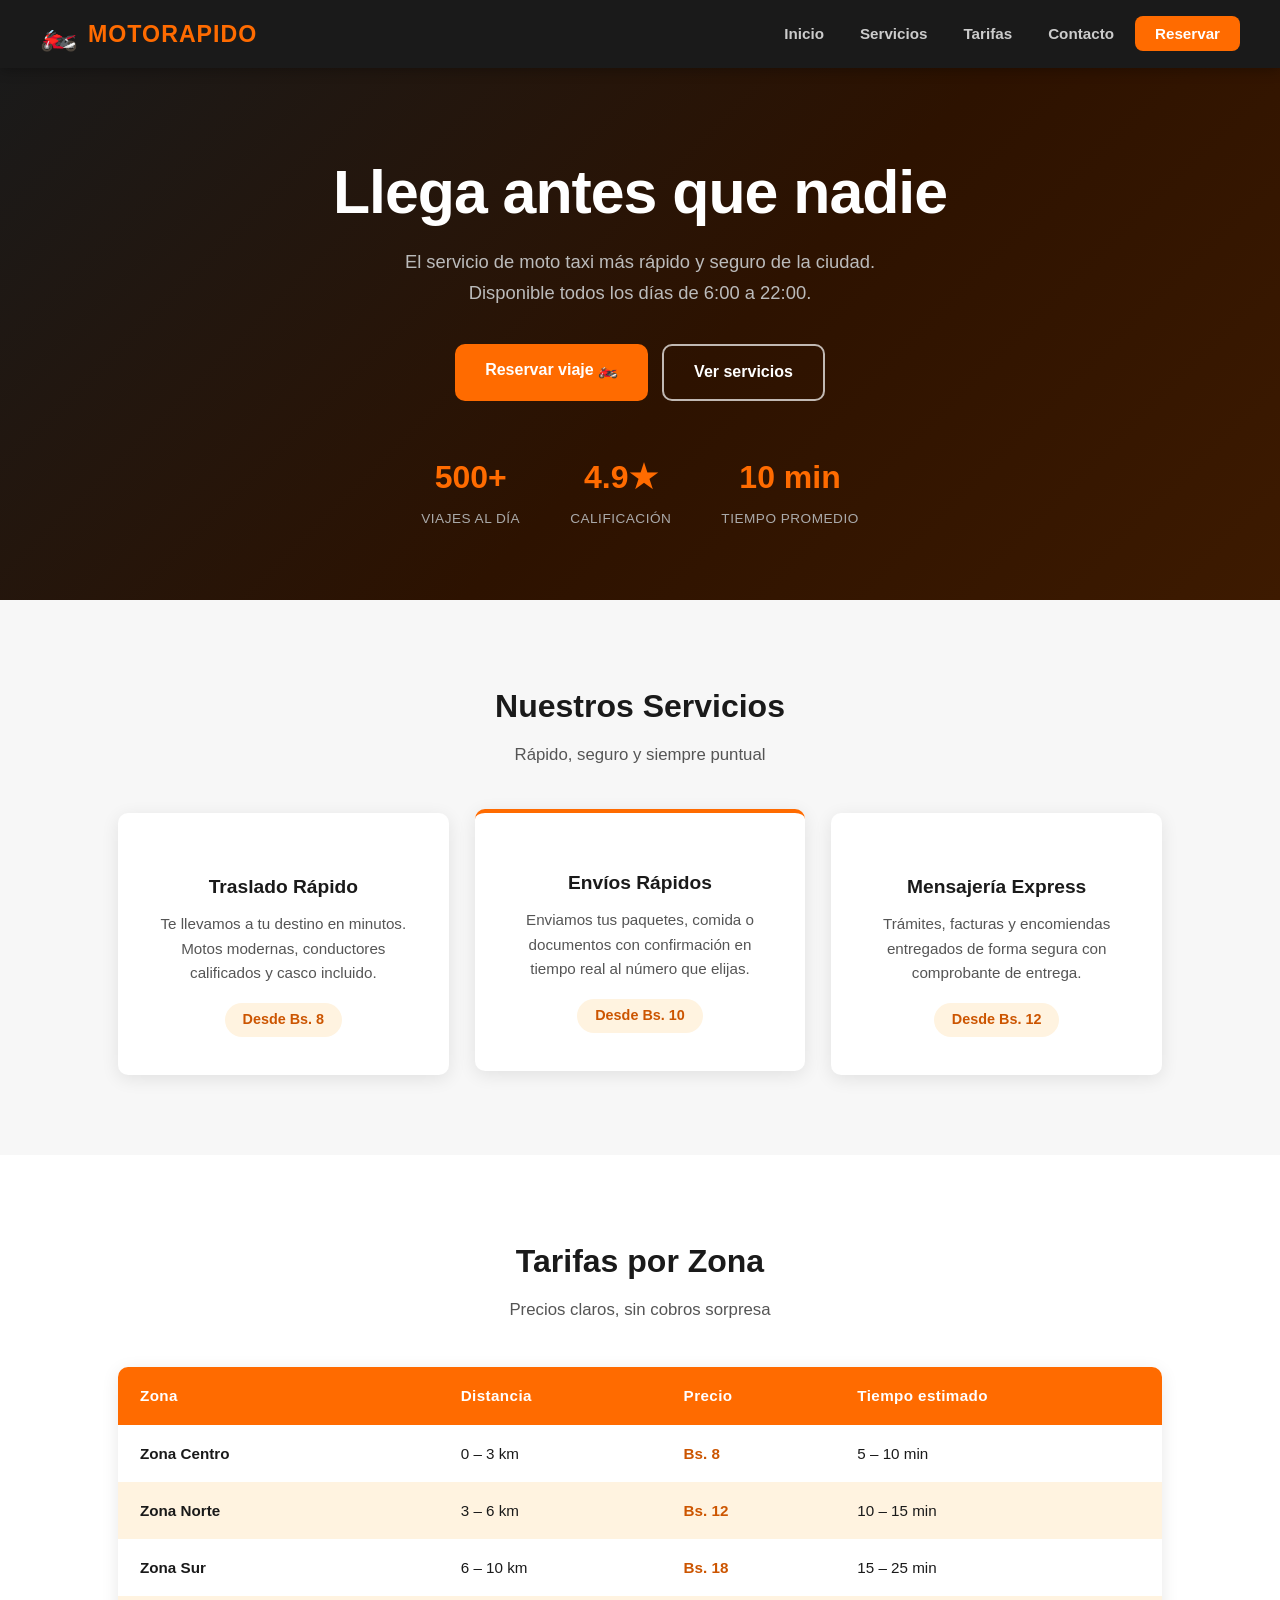
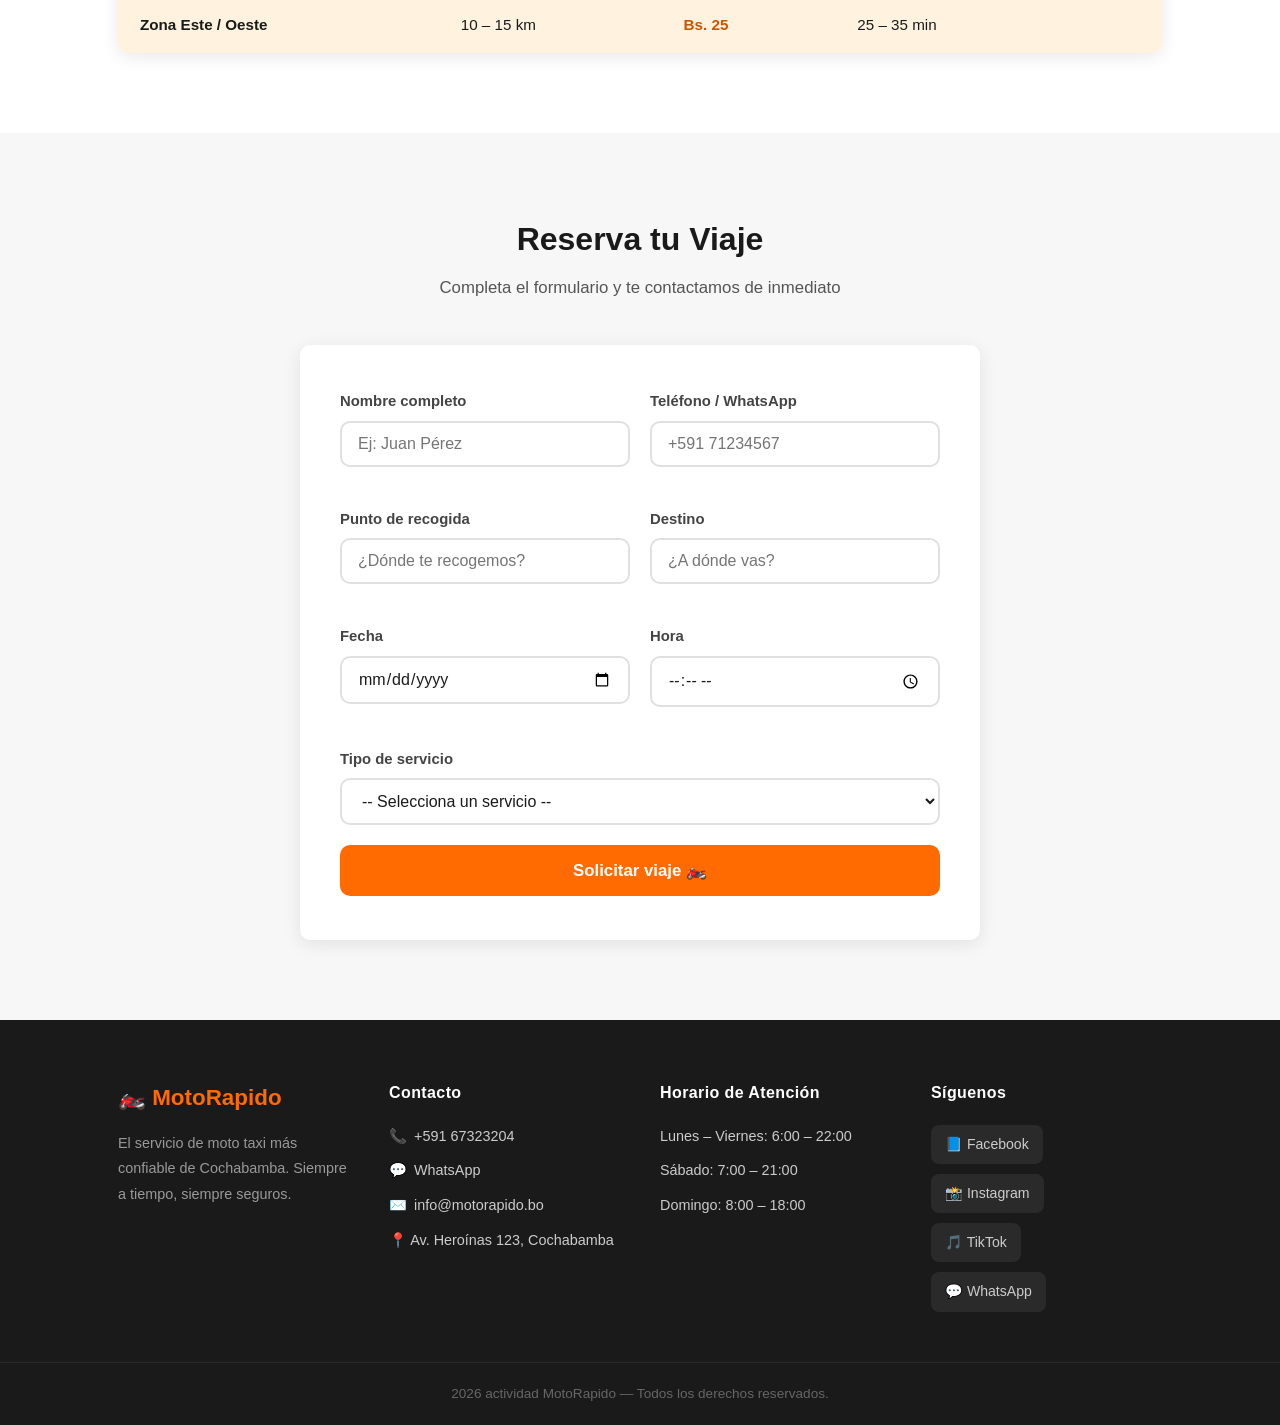
<file: index.html>
<!DOCTYPE html>
<html lang="es">
<head>
  <meta charset="UTF-8" />
  <meta name="viewport" content="width=device-width, initial-scale=1.0" />
  <title>MOTOTAXI - SERVICIO MOTO TAXI</title>
  <link rel="stylesheet" href="styles.css" />
</head>
<body>

  <nav class="navbar">
    <div class="navbar-logo">
      <span class="logo-icono">🏍️</span>
      <span class="logo-texto">MOTORAPIDO</span>
    </div>
    <ul class="navbar-menu">
      <li><a href="#inicio"    class="nav-link">Inicio</a></li>
      <li><a href="#servicios" class="nav-link">Servicios</a></li>
      <li><a href="#tarifas"   class="nav-link">Tarifas</a></li>
      <li><a href="#contacto"  class="nav-link">Contacto</a></li>
      <li><a href="#reserva"   class="nav-link nav-link-reservar">Reservar</a></li>
    </ul>
  </nav>


  <div class="banner">
    <div class="banner-contenido">
      <h1 class="banner-titulo">Llega antes que nadie</h1>
      <p class="banner-subtitulo">
        El servicio de moto taxi más rápido y seguro de la ciudad.<br>
        Disponible todos los días de 6:00 a 22:00.
      </p>
      <div class="banner-botones">
        <a href="#reserva"   class="btn btn-naranja">Reservar viaje 🏍️</a>
        <a href="#servicios" class="btn btn-borde">Ver servicios</a>
      </div>
    </div>
    <div class="banner-stats">
      <div class="stat-item">
        <span class="stat-num">500+</span>
        <span class="stat-label">Viajes al día</span>
      </div>
      <div class="stat-item">
        <span class="stat-num">4.9★</span>
        <span class="stat-label">Calificación</span>
      </div>
      <div class="stat-item">
        <span class="stat-num">10 min</span>
        <span class="stat-label">Tiempo promedio</span>
      </div>
    </div>
  </div>

</header>


<!-- ============================================================
     COLABORADOR 1 — JIMENA 
     Sección: Servicios, Tarifas y Formulario de reserva
     ============================================================ -->
<main class="main">

  
  <section class="seccion seccion-gris" id="servicios">
    <div class="contenedor">
      <h2 class="seccion-titulo">Nuestros Servicios</h2>
      <p class="seccion-subtitulo">Rápido, seguro y siempre puntual</p>

      <div class="tarjetas-grid">

        <div class="tarjeta">
          <div class="tarjeta-icono"><i class="fa-solid fa-motorcycle"></i></div>
          <h3 class="tarjeta-titulo">Traslado Rápido</h3>
          <p class="tarjeta-texto">
            Te llevamos a tu destino en minutos. Motos modernas,
            conductores calificados y casco incluido.
          </p>
          <span class="tarjeta-precio">Desde Bs. 8</span>
        </div>

        <div class="tarjeta tarjeta-destacada">
          <div class="tarjeta-icono"><i class="fa-solid fa-box"></i></div>
          <h3 class="tarjeta-titulo">Envíos Rápidos</h3>
          <p class="tarjeta-texto">
            Enviamos tus paquetes, comida o documentos con
            confirmación en tiempo real al número que elijas.
          </p>
          <span class="tarjeta-precio">Desde Bs. 10</span>
        </div>

        <div class="tarjeta">
          <div class="tarjeta-icono"><i class="fa-solid fa-envelope"></i></div>
          <h3 class="tarjeta-titulo">Mensajería Express</h3>
          <p class="tarjeta-texto">
            Trámites, facturas y encomiendas entregados de forma
            segura con comprobante de entrega.
          </p>
          <span class="tarjeta-precio">Desde Bs. 12</span>
        </div>

      </div>
    </div>
  </section>

  
  <section class="seccion seccion-blanca" id="tarifas">
    <div class="contenedor">
      <h2 class="seccion-titulo">Tarifas por Zona</h2>
      <p class="seccion-subtitulo">Precios claros, sin cobros sorpresa</p>

      <div class="tabla-wrapper">
        <table class="tabla-tarifas">
          <thead>
            <tr>
              <th>Zona</th>
              <th>Distancia</th>
              <th>Precio</th>
              <th>Tiempo estimado</th>
            </tr>
          </thead>
          <tbody>
            <tr>
              <td><strong>Zona Centro</strong></td>
              <td>0 – 3 km</td>
              <td class="precio">Bs. 8</td>
              <td>5 – 10 min</td>
            </tr>
            <tr>
              <td><strong>Zona Norte</strong></td>
              <td>3 – 6 km</td>
              <td class="precio">Bs. 12</td>
              <td>10 – 15 min</td>
            </tr>
            <tr>
              <td><strong>Zona Sur</strong></td>
              <td>6 – 10 km</td>
              <td class="precio">Bs. 18</td>
              <td>15 – 25 min</td>
            </tr>
            <tr>
              <td><strong>Zona Este / Oeste</strong></td>
              <td>10 – 15 km</td>
              <td class="precio">Bs. 25</td>
              <td>25 – 35 min</td>
            </tr>
          </tbody>
        </table>
      </div>
    </div>
  </section>

  <!-- SECCIÓN FORMULARIO DE RESERVA -->
  <section class="seccion seccion-gris" id="reserva">
    <div class="contenedor">
      <h2 class="seccion-titulo">Reserva tu Viaje</h2>
      <p class="seccion-subtitulo">Completa el formulario y te contactamos de inmediato</p>

      <form class="formulario" id="formularioReserva">

        <div class="form-fila">
          <div class="form-grupo">
            <label for="nombre">Nombre completo</label>
            <input type="text" id="nombre" name="nombre"
                   placeholder="Ej: Juan Pérez" required />
          </div>
          <div class="form-grupo">
            <label for="telefono">Teléfono / WhatsApp</label>
            <input type="tel" id="telefono" name="telefono"
                   placeholder="+591 71234567" required />
          </div>
        </div>

        <div class="form-fila">
          <div class="form-grupo">
            <label for="origen">Punto de recogida</label>
            <input type="text" id="origen" name="origen"
                   placeholder="¿Dónde te recogemos?" required />
          </div>
          <div class="form-grupo">
            <label for="destino">Destino</label>
            <input type="text" id="destino" name="destino"
                   placeholder="¿A dónde vas?" required />
          </div>
        </div>

        <div class="form-fila">
          <div class="form-grupo">
            <label for="fecha">Fecha</label>
            <input type="date" id="fecha" name="fecha" required />
          </div>
          <div class="form-grupo">
            <label for="hora">Hora</label>
            <input type="time" id="hora" name="hora" required />
          </div>
        </div>

        <div class="form-grupo">
          <label for="servicio">Tipo de servicio</label>
          <select id="servicio" name="servicio" required>
            <option value="">-- Selecciona un servicio --</option>
            <option value="viaje">Viaje personal</option>
            <option value="delivery">Delivery express</option>
            <option value="mensajeria">Mensajería</option>
          </select>
        </div>

        <button type="submit" class="btn btn-naranja btn-completo"
                id="btnEnviar">
          Solicitar viaje 🏍️
        </button>

        <!-- Mensaje de respuesta del servidor Python -->
        <div class="form-respuesta" id="formRespuesta"></div>

      </form>
    </div>
  </section>

</main>
  

<!-- ============================================================
     COLABORADOR 2 ROGER — feature/PIE-PAGINA
     Sección: Footer con contacto, horarios y redes sociales
     ============================================================ -->
<footer class="footer" id="contacto">

  <div class="footer-contenido">

    <!-- Columna 1: Marca -->
    <div class="footer-col">
      <div class="footer-logo">🏍️ MotoRapido</div>
      <p class="footer-descripcion">
        El servicio de moto taxi más confiable de Cochabamba.
        Siempre a tiempo, siempre seguros.
      </p>
    </div>

    <!-- Columna 2: Información de contacto -->
    <div class="footer-col">
      <h4 class="footer-titulo">Contacto</h4>
      <ul class="footer-lista">
        <li>📞 <a href="tel:+59171234567">+591 67323204</a></li>
        <li>💬 <a href="https://wa.me/59171234567" target="_blank">WhatsApp</a></li>
        <li>✉️ <a href="mailto:info@motorapido.bo">info@motorapido.bo</a></li>
        <li>📍 Av. Heroínas 123, Cochabamba</li>
      </ul>
    </div>

    <!-- Columna 3: Horarios -->
    <div class="footer-col">
      <h4 class="footer-titulo">Horario de Atención</h4>
      <ul class="footer-lista">
        <li>Lunes – Viernes: 6:00 – 22:00</li>
        <li>Sábado: 7:00 – 21:00</li>
        <li>Domingo: 8:00 – 18:00</li>
      </ul>
    </div>

    <!-- Columna 4: Redes sociales -->
    <div class="footer-col">
      <h4 class="footer-titulo">Síguenos</h4>
      <div class="footer-redes">
        <a href="#" class="red-social" title="Facebook">📘 Facebook</a>
        <a href="#" class="red-social" title="Instagram">📸 Instagram</a>
        <a href="#" class="red-social" title="TikTok">🎵 TikTok</a>
        <a href="https://wa.me/59171234567" class="red-social" title="WhatsApp">
          💬 WhatsApp
        </a>
      </div>
    </div>

  </div>

  <!-- Barra inferior del footer -->
  <div class="footer-barra">
    <p> 2026 actividad  MotoRapido — Todos los derechos reservados.</p>
  </div>

</footer>
<!-- FIN COLABORADOR 2 -->


<!-- ============================================================
     SCRIPT — Conecta el formulario con Python (app.py / Flask)
     ============================================================ -->
<script>
  // Envío del formulario al servidor Python via fetch
  document.getElementById('formularioReserva').addEventListener('submit', async function (e) {
    e.preventDefault();

    const btn      = document.getElementById('btnEnviar');
    const respDiv  = document.getElementById('formRespuesta');

    // Recoger datos del formulario
    const datos = {
      nombre:   document.getElementById('nombre').value.trim(),
      telefono: document.getElementById('telefono').value.trim(),
      origen:   document.getElementById('origen').value.trim(),
      destino:  document.getElementById('destino').value.trim(),
      fecha:    document.getElementById('fecha').value,
      hora:     document.getElementById('hora').value,
      servicio: document.getElementById('servicio').value,
    };

    // Indicador de carga
    btn.textContent = '⏳ Enviando...';
    btn.disabled    = true;
    respDiv.style.display = 'none';

    try {
      // Llamada al servidor Python (Flask) en app.py
      const respuesta = await fetch('/reservar', {
        method:  'POST',
        headers: { 'Content-Type': 'application/json' },
        body:    JSON.stringify(datos),
      });

      const json = await respuesta.json();

      if (respuesta.ok && json.ok) {
        respDiv.className   = 'form-respuesta exito';
        respDiv.textContent = '✅ ' + json.mensaje;
        document.getElementById('formularioReserva').reset();
      } else {
        respDiv.className   = 'form-respuesta error';
        respDiv.textContent = '❌ ' + (json.error || 'Error al procesar la reserva.');
      }

    } catch (err) {
      respDiv.className   = 'form-respuesta error';
      respDiv.textContent = '❌ No se pudo conectar con el servidor. ¿Está corriendo Python.py?';
    }

    respDiv.style.display = 'block';
    btn.textContent = 'Solicitar viaje 🏍️';
    btn.disabled    = false;
  });
</script>

</body>
</html>
</file>
<file: styles.css>
:root {
  --naranja:        #ff6b00;
  --naranja-oscuro: #cc5500;
  --naranja-claro:  #fff3e0;
  --negro:          #1a1a1a;
  --gris-texto:     #555555;
  --gris-fondo:     #f7f7f7;
  --blanco:         #ffffff;
  --borde:          #e0e0e0;
  --sombra:         0 4px 18px rgba(0, 0, 0, 0.09);
  --sombra-hover:   0 8px 28px rgba(255, 107, 0, 0.22);
  --radio:          10px;
  --transicion:     all 0.28s ease;
  --fuente:         'Segoe UI', Arial, sans-serif;
}

/* Reset básico */
*, *::before, *::after {
  box-sizing: border-box;
  margin: 0;
  padding: 0;
}

html {
  scroll-behavior: smooth;
}

body {
  font-family: var(--fuente);
  font-size: 16px;
  color: var(--negro);
  background: var(--blanco);
  line-height: 1.65;
}

a {
  text-decoration: none;
  color: inherit;
}

ul {
  list-style: none;
}

img {
  max-width: 100%;
  display: block;
}

.contenedor {
  max-width: 1100px;
  margin: 0 auto;
  padding: 0 28px;
}

.btn {
  display: inline-block;
  padding: 13px 30px;
  border-radius: var(--radio);
  font-size: 1rem;
  font-weight: 700;
  cursor: pointer;
  border: none;
  transition: var(--transicion);
  font-family: var(--fuente);
}

.btn-naranja {
  background: var(--naranja);
  color: var(--blanco);
}

.btn-naranja:hover {
  background: var(--naranja-oscuro);
  transform: translateY(-2px);
  box-shadow: var(--sombra-hover);
}

.btn-borde {
  background: transparent;
  color: var(--blanco);
  border: 2px solid rgba(255, 255, 255, 0.7);
}

.btn-borde:hover {
  background: rgba(255, 255, 255, 0.12);
  border-color: var(--blanco);
}

.btn-completo {
  width: 100%;
  text-align: center;
  padding: 15px;
  font-size: 1.05rem;
}

/* Títulos de sección */
.seccion-titulo {
  font-size: 2rem;
  font-weight: 800;
  text-align: center;
  color: var(--negro);
  margin-bottom: 8px;
}

.seccion-subtitulo {
  text-align: center;
  color: var(--gris-texto);
  margin-bottom: 44px;
  font-size: 1.05rem;
}

/* ── Barra de navegación ── */
.navbar {
  display: flex;
  align-items: center;
  justify-content: space-between;
  background: var(--negro);
  padding: 0 40px;
  height: 68px;
  position: sticky;
  top: 0;
  z-index: 999;
  box-shadow: 0 2px 12px rgba(0, 0, 0, 0.3);
}

.navbar-logo {
  display: flex;
  align-items: center;
  gap: 10px;
}

.logo-icono {
  font-size: 1.9rem;
}

.logo-texto {
  font-size: 1.45rem;
  font-weight: 900;
  color: var(--naranja);
  letter-spacing: 1px;
}

.navbar-menu {
  display: flex;
  align-items: center;
  gap: 6px;
}

.nav-link {
  color: #cccccc;
  padding: 8px 15px;
  border-radius: 8px;
  font-weight: 600;
  font-size: 0.95rem;
  transition: var(--transicion);
}

.nav-link:hover {
  color: var(--naranja);
  background: rgba(255, 107, 0, 0.08);
}

.nav-link-reservar {
  background: var(--naranja);
  color: var(--blanco) !important;
  padding: 9px 20px;
}

.nav-link-reservar:hover {
  background: var(--naranja-oscuro);
  transform: translateY(-1px);
}

/* ── Banner principal ── */
.banner {
  background: linear-gradient(135deg, #1a1a1a 0%, #2d1200 55%, #3d1a00 100%);
  padding: 90px 40px 70px;
  text-align: center;
}

.banner-contenido {
  max-width: 720px;
  margin: 0 auto 50px;
}

.banner-titulo {
  font-size: clamp(2.2rem, 5vw, 3.8rem);
  font-weight: 900;
  color: var(--blanco);
  line-height: 1.15;
  margin-bottom: 18px;
  letter-spacing: -1px;
}

.banner-subtitulo {
  font-size: 1.15rem;
  color: #bbbbbb;
  margin-bottom: 36px;
  line-height: 1.7;
}

.banner-botones {
  display: flex;
  gap: 14px;
  justify-content: center;
  flex-wrap: wrap;
}

/* Estadísticas del banner */
.banner-stats {
  display: flex;
  justify-content: center;
  gap: 50px;
  flex-wrap: wrap;
}

.stat-item {
  display: flex;
  flex-direction: column;
  align-items: center;
  gap: 4px;
}

.stat-num {
  font-size: 2rem;
  font-weight: 900;
  color: var(--naranja);
}

.stat-label {
  font-size: 0.85rem;
  color: #aaaaaa;
  text-transform: uppercase;
  letter-spacing: 0.5px;
}
.main {
  background: var(--blanco);
}

/* Secciones alternas */
.seccion {
  padding: 80px 0;
}

.seccion-gris {
  background: var(--gris-fondo);
}

.seccion-blanca {
  background: var(--blanco);
}

/* ── Tarjetas de servicios ── */
.tarjetas-grid {
  display: grid;
  grid-template-columns: repeat(auto-fit, minmax(270px, 1fr));
  gap: 26px;
}

.tarjeta {
  background: var(--blanco);
  border-radius: var(--radio);
  padding: 38px 30px;
  text-align: center;
  box-shadow: var(--sombra);
  transition: var(--transicion);
  border-top: 4px solid transparent;
}

.tarjeta:hover {
  transform: translateY(-7px);
  box-shadow: var(--sombra-hover);
  border-top-color: var(--naranja);
}

.tarjeta-destacada {
  border-top: 4px solid var(--naranja);
  transform: translateY(-4px);
}

.tarjeta-icono {
  font-size: 3.2rem;
  margin-bottom: 16px;
}

.tarjeta-titulo {
  font-size: 1.2rem;
  font-weight: 700;
  color: var(--negro);
  margin-bottom: 10px;
}

.tarjeta-texto {
  color: var(--gris-texto);
  font-size: 0.95rem;
  line-height: 1.6;
  margin-bottom: 18px;
}

.tarjeta-precio {
  display: inline-block;
  background: var(--naranja-claro);
  color: var(--naranja-oscuro);
  font-weight: 800;
  padding: 5px 18px;
  border-radius: 20px;
  font-size: 0.9rem;
}

/* ── Tabla de tarifas ── */
.tabla-wrapper {
  overflow-x: auto;
  border-radius: var(--radio);
  box-shadow: var(--sombra);
}

.tabla-tarifas {
  width: 100%;
  border-collapse: collapse;
  min-width: 480px;
}

.tabla-tarifas thead tr {
  background: var(--naranja);
  color: var(--blanco);
}

.tabla-tarifas th,
.tabla-tarifas td {
  padding: 16px 22px;
  text-align: left;
  font-size: 0.95rem;
}

.tabla-tarifas th {
  font-weight: 700;
  letter-spacing: 0.4px;
}

.tabla-tarifas tbody tr:nth-child(even) {
  background: var(--naranja-claro);
}

.tabla-tarifas tbody tr:hover {
  background: #ffe0b2;
}

.tabla-tarifas .precio {
  color: var(--naranja-oscuro);
  font-weight: 700;
}

/* ── Formulario de reserva ── */
.formulario {
  max-width: 680px;
  margin: 0 auto;
  background: var(--blanco);
  padding: 44px 40px;
  border-radius: var(--radio);
  box-shadow: var(--sombra);
}

.form-fila {
  display: grid;
  grid-template-columns: 1fr 1fr;
  gap: 20px;
  margin-bottom: 20px;
}

.form-grupo {
  display: flex;
  flex-direction: column;
  gap: 7px;
  margin-bottom: 20px;
}

.form-grupo label {
  font-weight: 600;
  font-size: 0.93rem;
  color: #444;
}

.form-grupo input,
.form-grupo select {
  padding: 12px 16px;
  border: 2px solid var(--borde);
  border-radius: var(--radio);
  font-size: 1rem;
  font-family: var(--fuente);
  color: var(--negro);
  background: var(--blanco);
  transition: var(--transicion);
}

.form-grupo input:focus,
.form-grupo select:focus {
  outline: none;
  border-color: var(--naranja);
  box-shadow: 0 0 0 3px rgba(255, 107, 0, 0.13);
}

.form-respuesta {
  display: none;
  margin-top: 22px;
  padding: 16px 20px;
  border-radius: var(--radio);
  font-weight: 600;
  font-size: 0.95rem;
  line-height: 1.5;
}

.form-respuesta.exito {
  background: #e8f5e9;
  color: #2e7d32;
  border: 1px solid #a5d6a7;
}

.form-respuesta.error {
  background: #fdecea;
  color: #c62828;
  border: 1px solid #ef9a9a;
}

/* 
   COLABORADOR 2 ROGER Footer: contacto, horarios y redes sociales
   */

.footer {
  background: var(--negro);
  color: #cccccc;
}

.footer-contenido {
  max-width: 1100px;
  margin: 0 auto;
  padding: 60px 28px 50px;
  display: grid;
  grid-template-columns: repeat(auto-fit, minmax(210px, 1fr));
  gap: 40px;
}

.footer-logo {
  font-size: 1.4rem;
  font-weight: 900;
  color: var(--naranja);
  margin-bottom: 14px;
}

.footer-descripcion {
  font-size: 0.9rem;
  color: #999999;
  line-height: 1.75;
}

.footer-titulo {
  font-size: 1rem;
  font-weight: 700;
  color: var(--blanco);
  margin-bottom: 18px;
  letter-spacing: 0.4px;
}

.footer-lista li {
  margin-bottom: 11px;
  font-size: 0.9rem;
  display: flex;
  align-items: center;
  gap: 7px;
}

.footer-lista a {
  color: #cccccc;
  transition: var(--transicion);
}

.footer-lista a:hover {
  color: var(--naranja);
}

.footer-redes {
  display: flex;
  flex-direction: column;
  gap: 10px;
}

.red-social {
  display: inline-flex;
  align-items: center;
  gap: 8px;
  padding: 8px 14px;
  background: #2a2a2a;
  border-radius: 8px;
  font-size: 0.88rem;
  color: #cccccc;
  transition: var(--transicion);
  width: fit-content;
}

.red-social:hover {
  background: var(--naranja);
  color: var(--blanco);
  transform: translateX(4px);
}

.footer-barra {
  border-top: 1px solid #2a2a2a;
  text-align: center;
  padding: 20px 28px;
  font-size: 0.85rem;
  color: #666666;
}


@media (max-width: 768px) {

  
  .navbar {
    padding: 0 18px;
    flex-wrap: wrap;
    height: auto;
    padding-top: 12px;
    padding-bottom: 12px;
    gap: 10px;
  }

  .navbar-menu {
    flex-wrap: wrap;
    gap: 4px;
  }

  .nav-link {
    font-size: 0.82rem;
    padding: 6px 10px;
  }

  
  .banner {
    padding: 50px 20px 44px;
  }

  .banner-stats {
    gap: 24px;
  }

 
  .form-fila {
    grid-template-columns: 1fr;
  }

  .formulario {
    padding: 28px 20px;
  }
}
</file>
